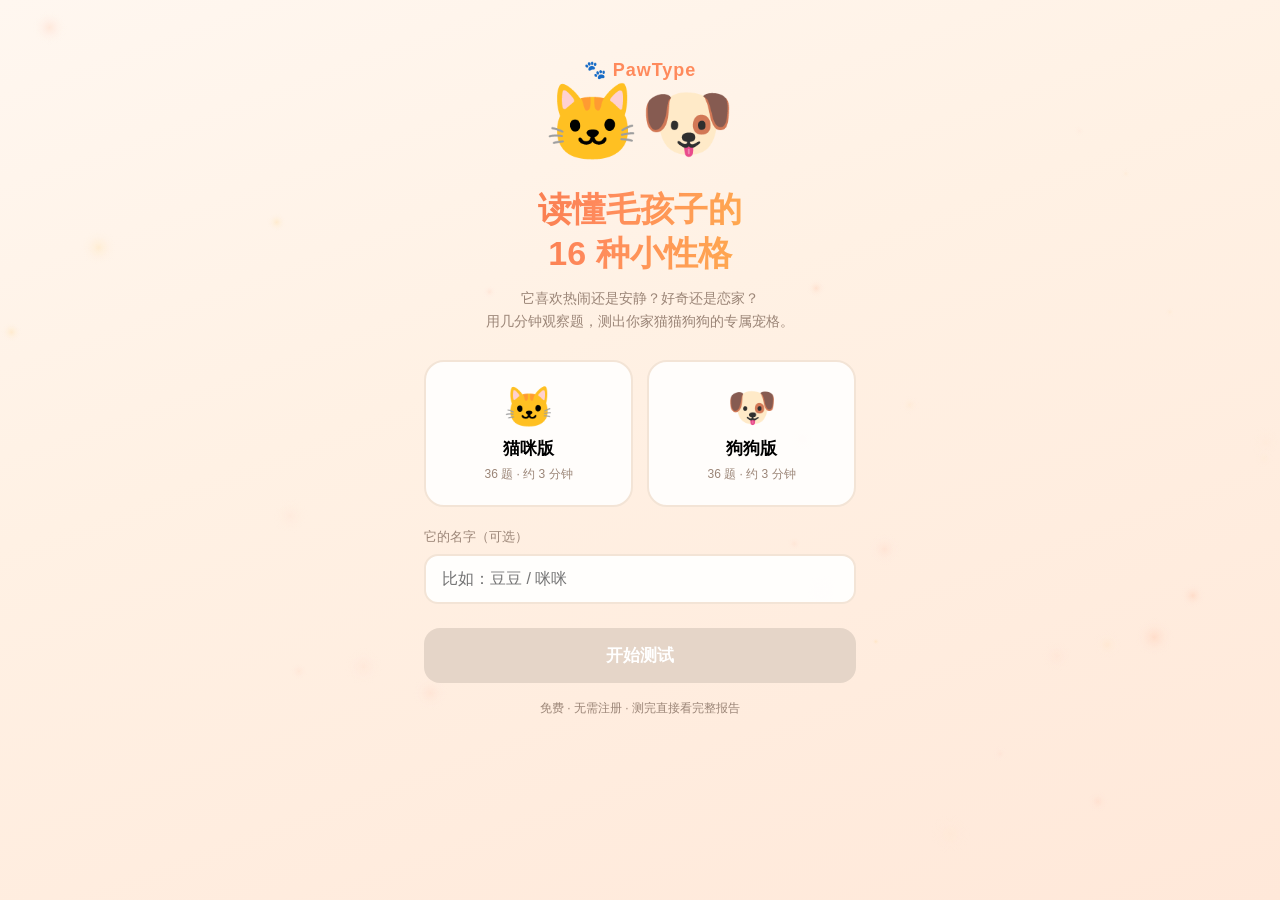
<file: index.html>
<!DOCTYPE html>
<html lang="zh-CN">
<head>
  <meta charset="UTF-8">
  <meta name="viewport" content="width=device-width, initial-scale=1.0, maximum-scale=1.0, user-scalable=no">
  <title>PawType 宠格测试 · 读懂你的毛孩子</title>
  <meta name="description" content="免费宠物性格测试，猫狗各36道观察题，测出16种宠格，读懂你家毛孩子的小世界。">
  <link rel="stylesheet" href="style.css">
</head>
<body>
  <canvas id="bg-canvas"></canvas>
  <canvas id="celeb-canvas"></canvas>

  <!-- ============ 首页 ============ -->
  <div id="screen-home" class="screen active">
    <div class="home-wrap">
      <div class="logo">🐾 PawType</div>
      <div class="home-pet-3d">🐱🐶</div>
      <h1 class="home-title">读懂毛孩子的<br>16 种小性格</h1>
      <p class="home-sub">它喜欢热闹还是安静？好奇还是恋家？<br>用几分钟观察题，测出你家猫猫狗狗的专属宠格。</p>

      <div class="species-select">
        <button class="species-btn" data-species="cat">
          <span class="species-emoji">🐱</span>
          <span class="species-name">猫咪版</span>
          <span class="species-note">36 题 · 约 3 分钟</span>
        </button>
        <button class="species-btn" data-species="dog">
          <span class="species-emoji">🐶</span>
          <span class="species-name">狗狗版</span>
          <span class="species-note">36 题 · 约 3 分钟</span>
        </button>
      </div>

      <div class="pet-name-box">
        <label for="pet-name">它的名字（可选）</label>
        <input id="pet-name" type="text" maxlength="12" placeholder="比如：豆豆 / 咪咪">
      </div>

      <button id="btn-start" class="primary-btn" disabled>开始测试</button>
      <p class="home-tip">免费 · 无需注册 · 测完直接看完整报告</p>
    </div>
  </div>

  <!-- ============ 答题页 ============ -->
  <div id="screen-quiz" class="screen">
    <div class="quiz-top">
      <button id="btn-back" class="back-btn">‹</button>
      <div class="progress-bar"><div id="progress-fill" class="progress-fill"></div></div>
      <span id="progress-text" class="progress-text">1/36</span>
    </div>
    <div id="quiz-body" class="quiz-body"></div>
  </div>

  <!-- ============ 结果页 ============ -->
  <div id="screen-result" class="screen">
    <div class="result-wrap" id="result-wrap"></div>
  </div>

  <script src="types.js"></script>
  <script src="questions.js"></script>
  <script src="config.js"></script>
  <script src="fx.js"></script>
  <script src="app.js"></script>
</body>
</html>
</file>
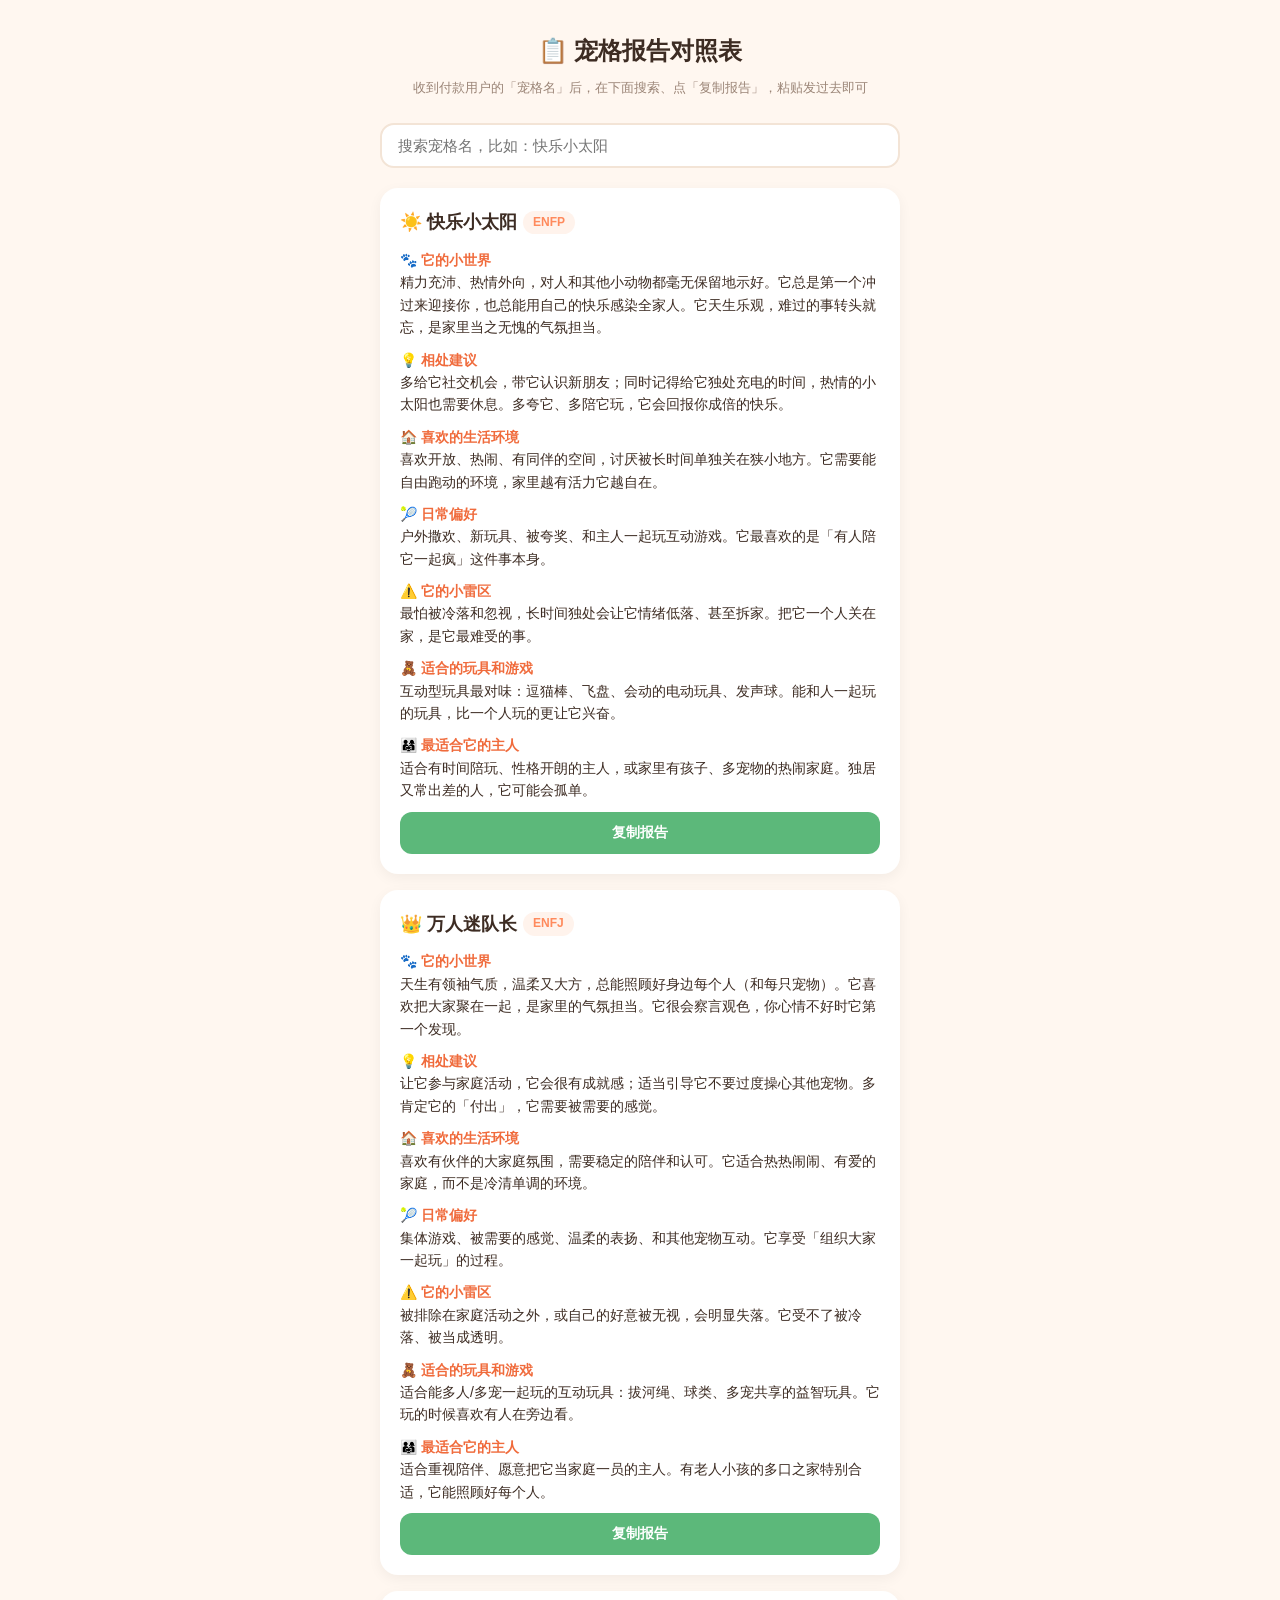
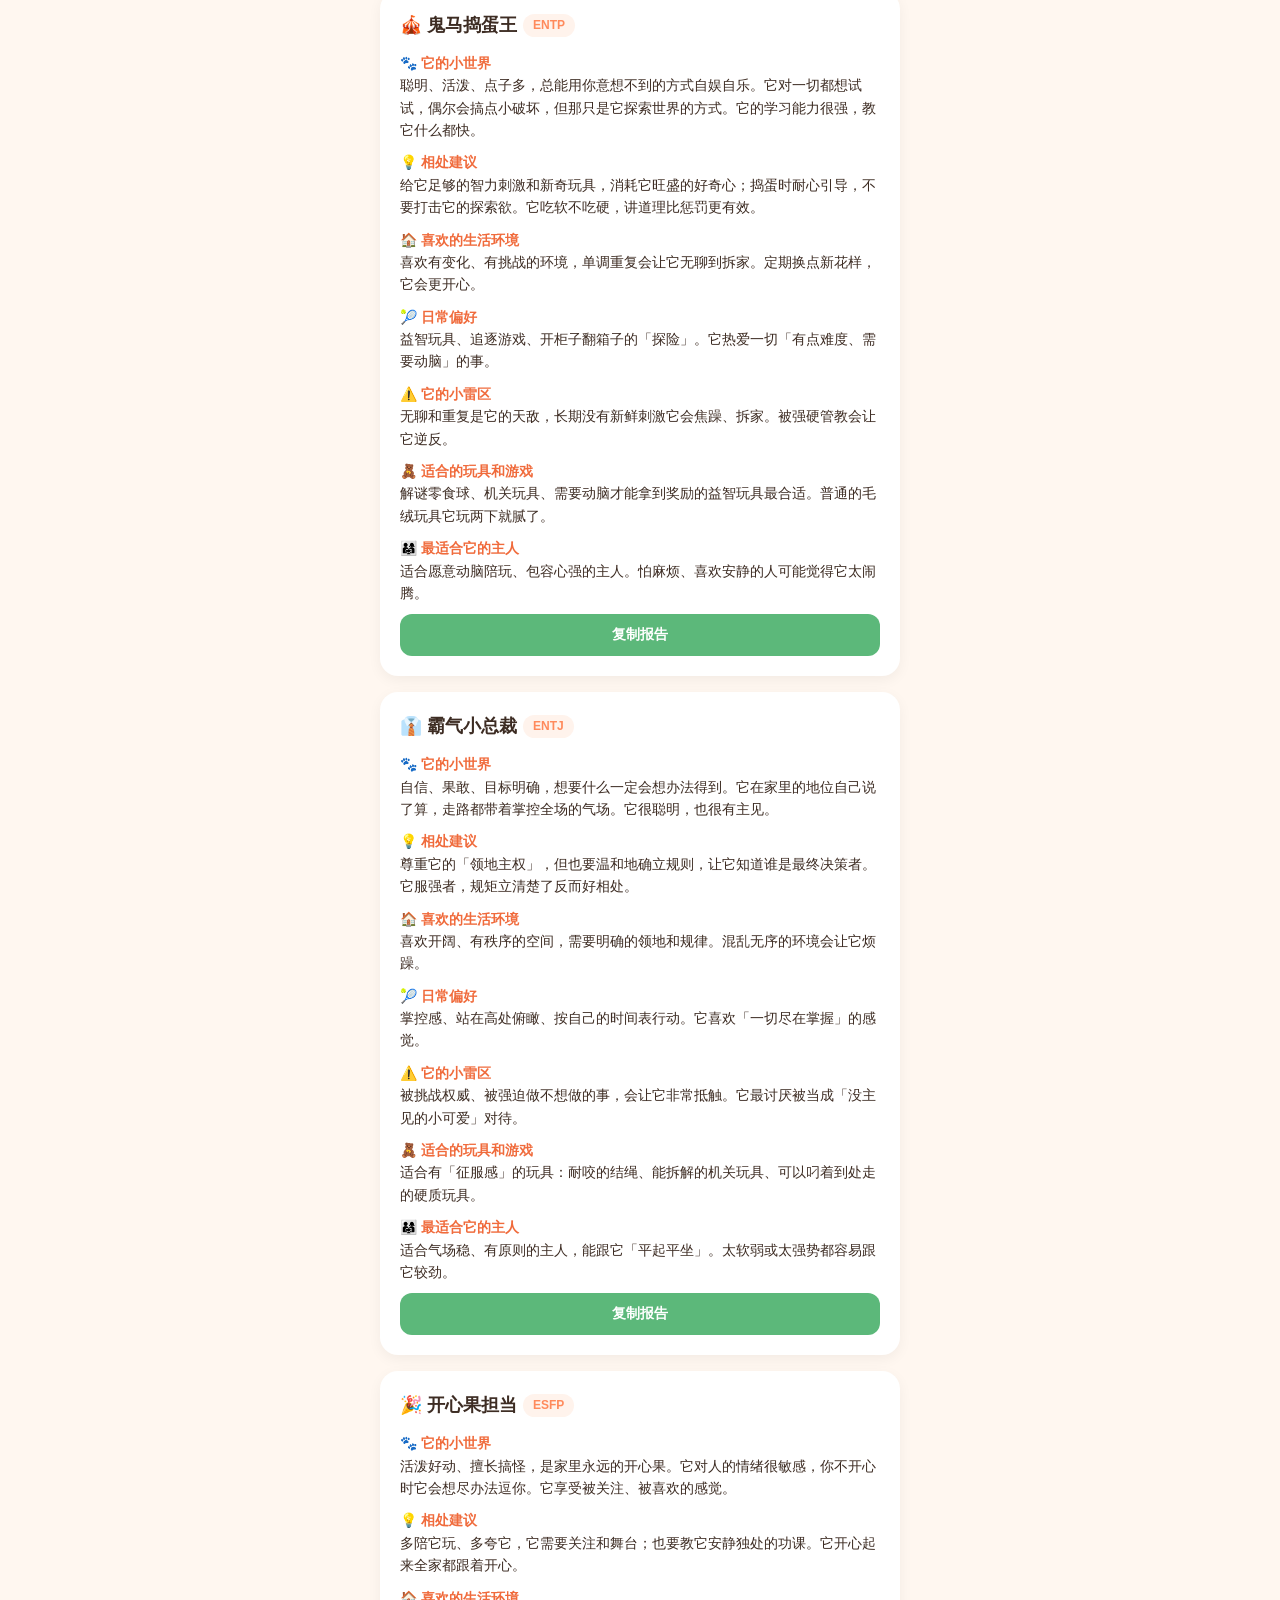
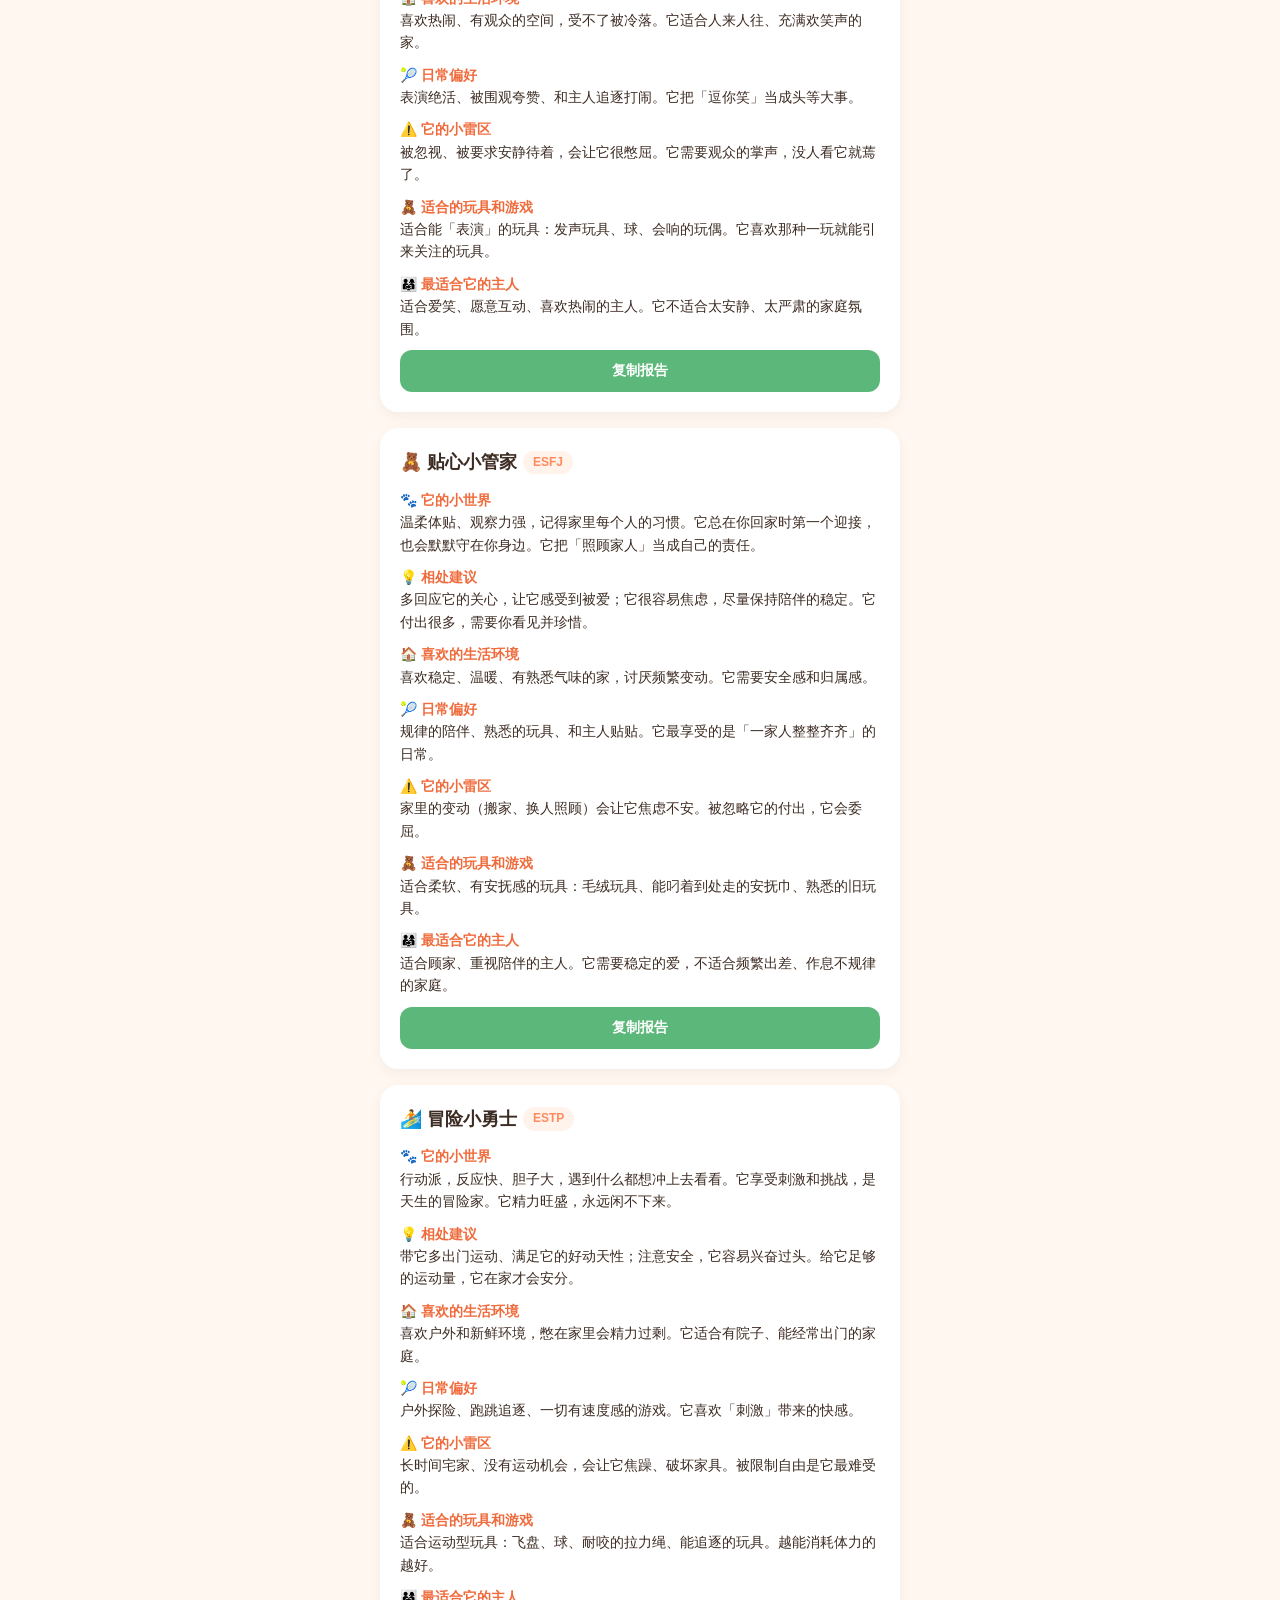
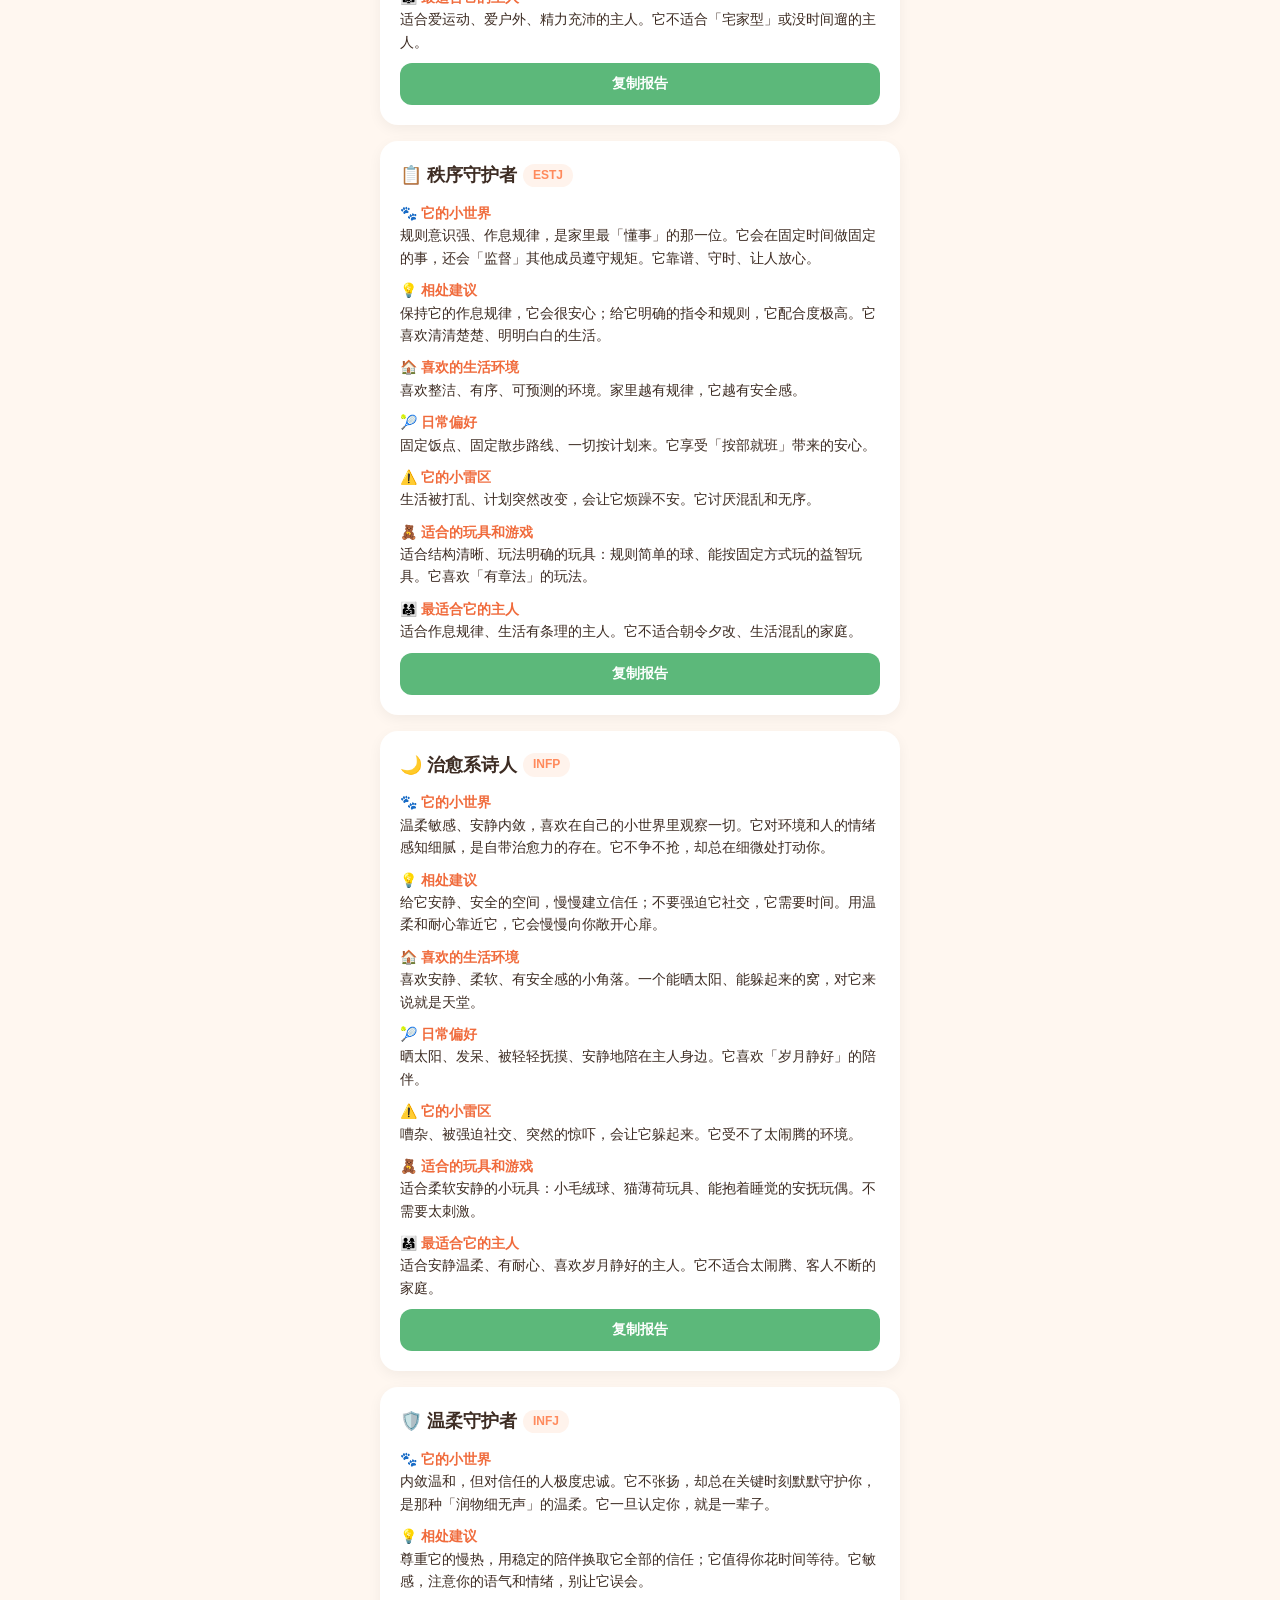
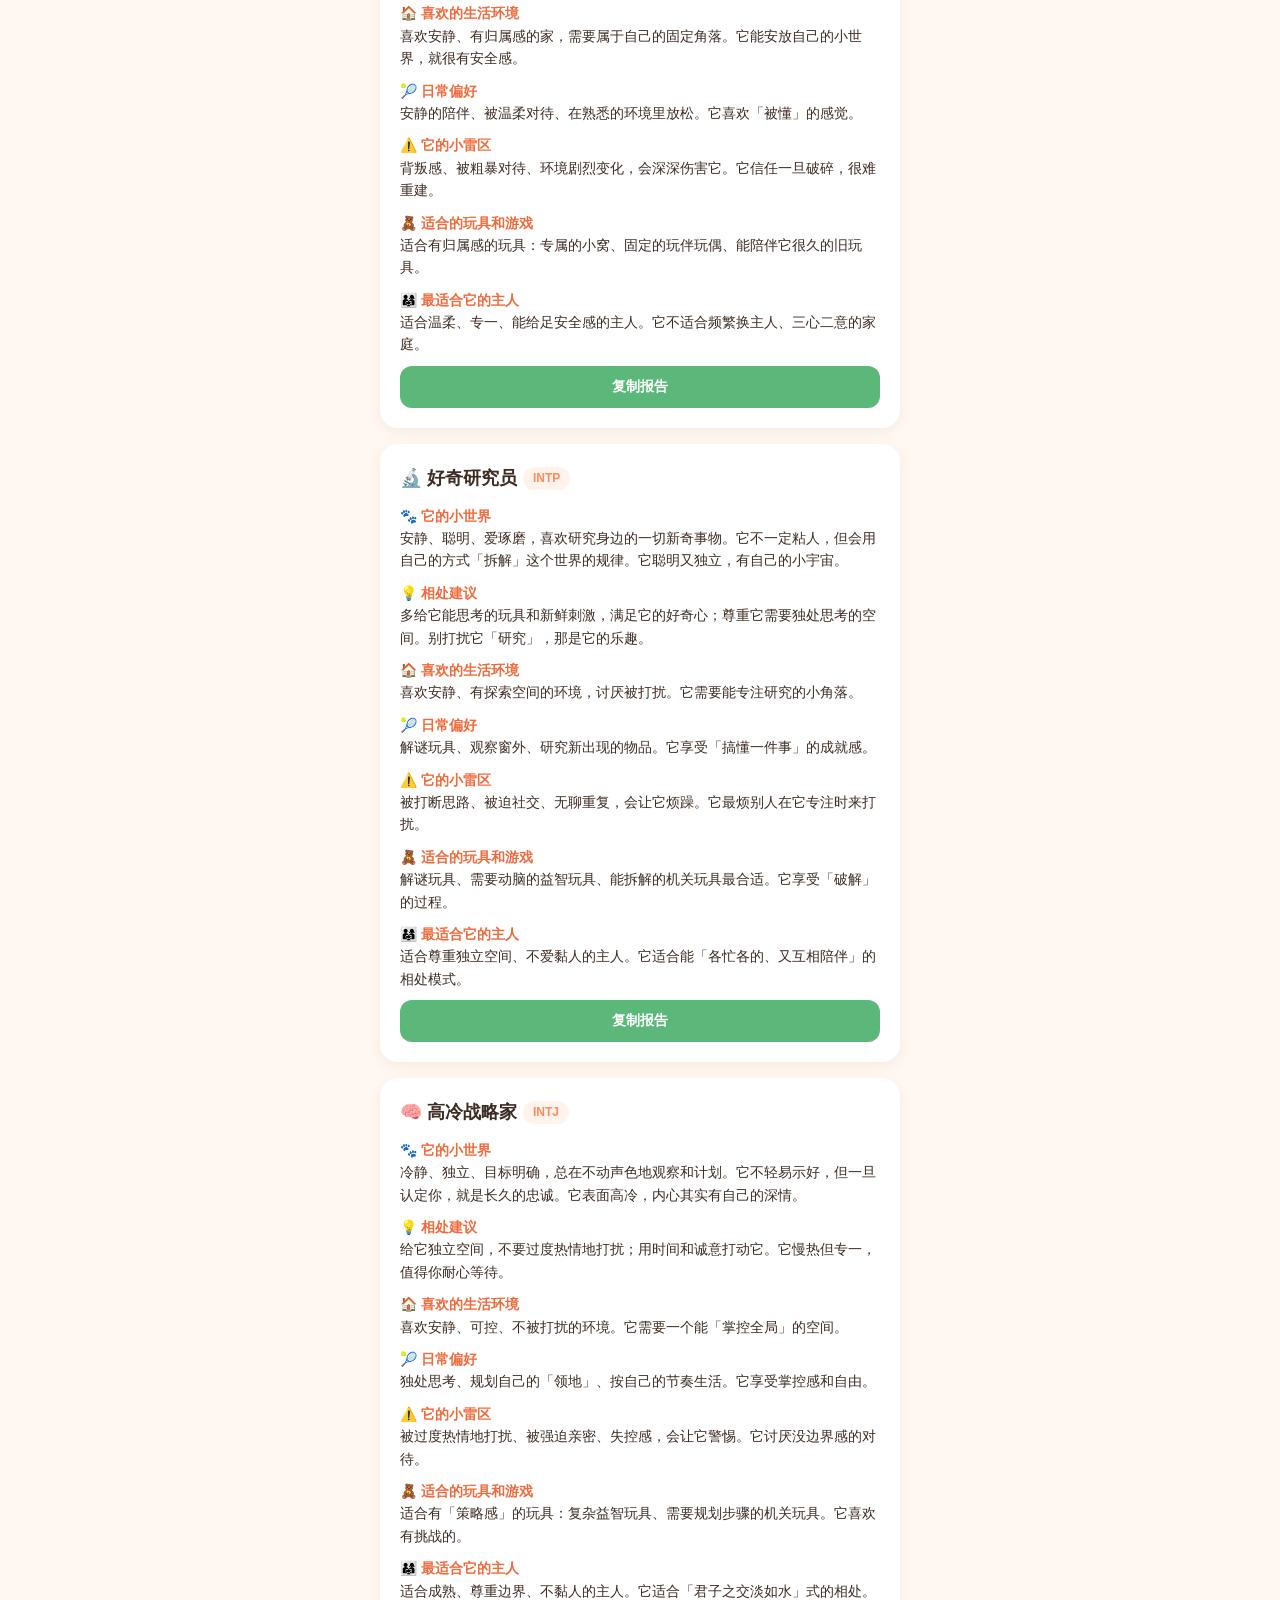
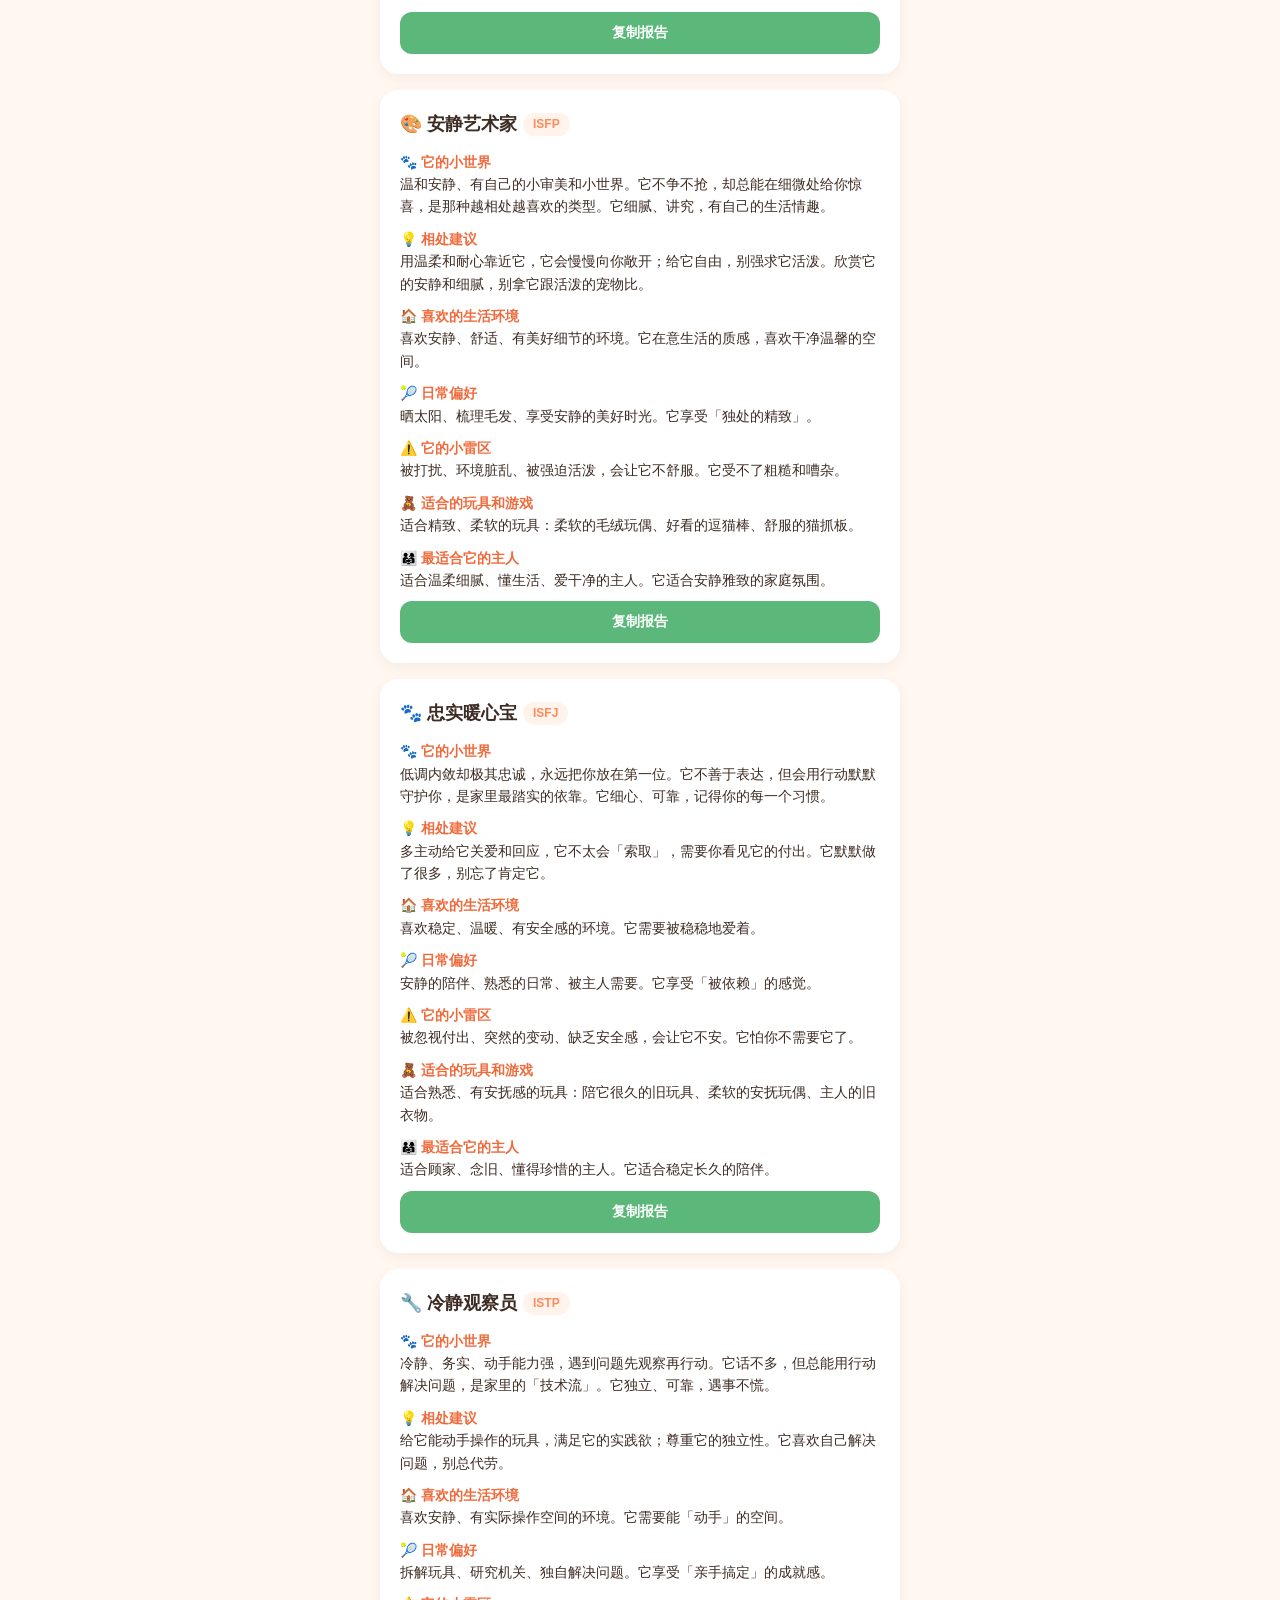
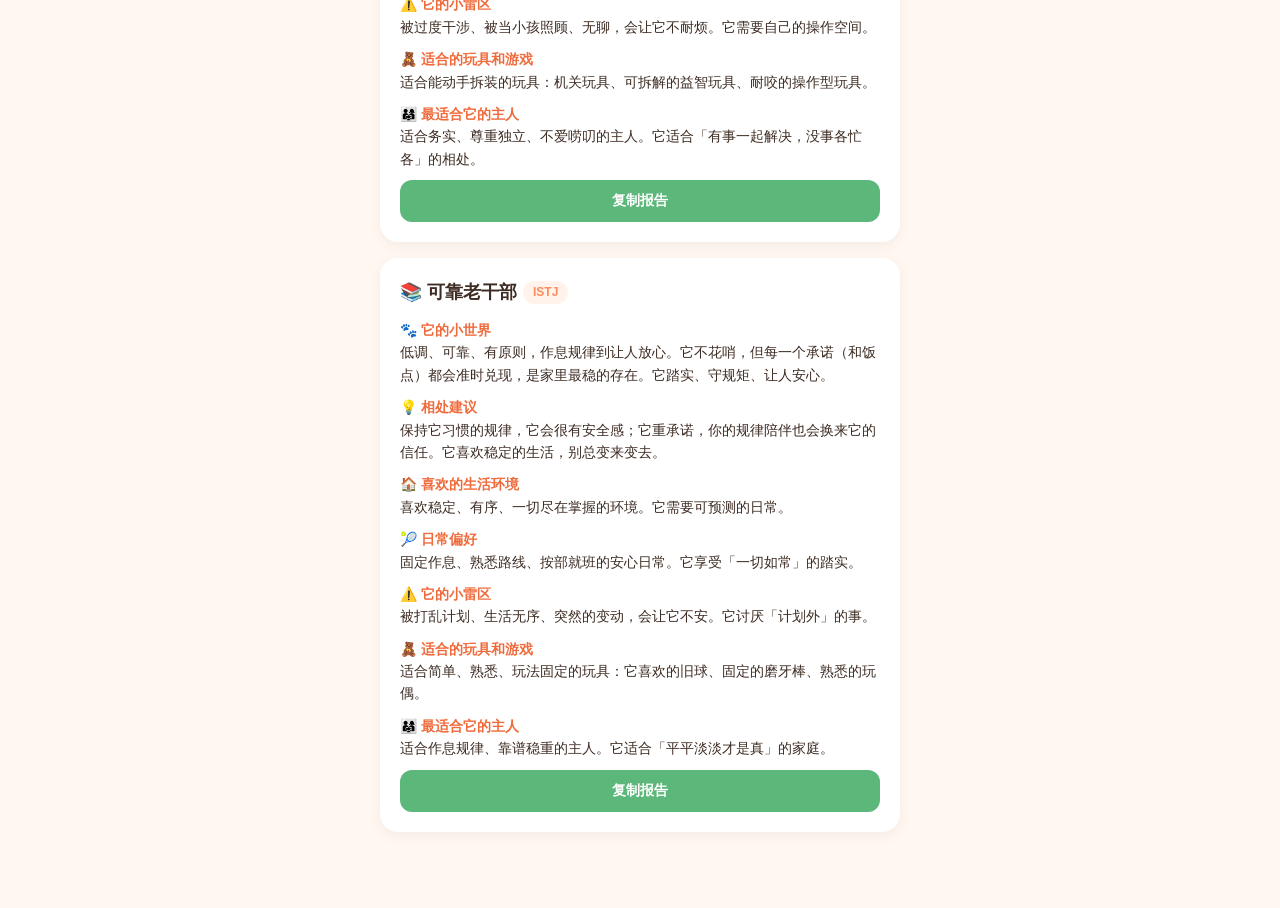
<file: report-table.html>
<!DOCTYPE html>
<html lang="zh-CN">
<head>
  <meta charset="UTF-8">
  <meta name="viewport" content="width=device-width, initial-scale=1.0, maximum-scale=1.0, user-scalable=no">
  <title>报告对照表（运营用）</title>
  <style>
    :root { --bg:#FFF7F0; --card:#FFFFFF; --primary:#FF8A5C; --primary-dark:#F06B3C; --text:#3D2C23; --text-light:#9B8577; --border:#F3E4D6; --green:#5CB87A; }
    * { margin:0; padding:0; box-sizing:border-box; -webkit-tap-highlight-color:transparent; }
    body { font-family:-apple-system,"PingFang SC","Microsoft YaHei",sans-serif; background:var(--bg); color:var(--text); min-height:100vh; line-height:1.6; }
    .admin-wrap { max-width:560px; margin:0 auto; padding:32px 20px 60px; }
    h1 { font-size:24px; text-align:center; margin-bottom:8px; }
    .tip { text-align:center; font-size:13px; color:var(--text-light); margin-bottom:24px; }
    .search { width:100%; padding:12px 16px; border:2px solid var(--border); border-radius:14px; font-size:15px; outline:none; margin-bottom:20px; background:#fff; }
    .search:focus { border-color:var(--primary); }
    .report-card { background:var(--card); border-radius:18px; padding:20px; margin-bottom:16px; box-shadow:0 4px 14px rgba(0,0,0,0.05); }
    .rc-head { font-size:18px; font-weight:800; margin-bottom:12px; display:flex; align-items:center; gap:6px; }
    .rc-head span { font-size:12px; color:var(--primary); background:#FFF3EC; padding:2px 10px; border-radius:12px; font-weight:700; }
    .rc-body p { font-size:14px; margin-bottom:10px; }
    .rc-body b { color:var(--primary-dark); }
    .copy-btn { width:100%; padding:12px; border:none; border-radius:12px; font-size:14px; font-weight:700; cursor:pointer; background:var(--green); color:#fff; }
    .copy-btn:active { transform:scale(.98); }
    .copy-btn.done { background:#9B8577; }
  </style>
</head>
<body>
  <div class="admin-wrap">
    <h1>📋 宠格报告对照表</h1>
    <p class="tip">收到付款用户的「宠格名」后，在下面搜索、点「复制报告」，粘贴发过去即可</p>
    <input class="search" id="search" type="text" placeholder="搜索宠格名，比如：快乐小太阳">
    <div id="type-list"></div>
  </div>

  <script src="types.js"></script>
  <script>
    const list = document.getElementById('type-list');
    const search = document.getElementById('search');

    function buildReport(t) {
      return `【${t.name} ${t.emoji}】完整报告\n\n🐾 它的小世界\n${t.desc}\n\n💡 相处建议\n${t.advice}\n\n🏠 喜欢的生活环境\n${t.environment}\n\n🎾 日常偏好\n${t.preference}\n\n⚠️ 它的小雷区\n${t.dislike}\n\n🧸 适合的玩具和游戏\n${t.toys}\n\n👨‍👩‍👧 最适合它的主人\n${t.owner}`;
    }

    function render(filter) {
      const kw = (filter || '').trim();
      list.innerHTML = '';
      Object.keys(TYPES).forEach(code => {
        const t = TYPES[code];
        if (kw && !(t.name.includes(kw) || code.includes(kw.toUpperCase()))) return;
        const card = document.createElement('div');
        card.className = 'report-card';
        card.innerHTML = `
          <div class="rc-head">${t.emoji} ${t.name} <span>${code}</span></div>
          <div class="rc-body">
            <p><b>🐾 它的小世界</b><br>${t.desc}</p>
            <p><b>💡 相处建议</b><br>${t.advice}</p>
            <p><b>🏠 喜欢的生活环境</b><br>${t.environment}</p>
            <p><b>🎾 日常偏好</b><br>${t.preference}</p>
            <p><b>⚠️ 它的小雷区</b><br>${t.dislike}</p>
            <p><b>🧸 适合的玩具和游戏</b><br>${t.toys}</p>
            <p><b>👨‍👩‍👧 最适合它的主人</b><br>${t.owner}</p>
          </div>
          <button class="copy-btn" data-code="${code}">复制报告</button>`;
        list.appendChild(card);
      });

      list.querySelectorAll('.copy-btn').forEach(btn => {
        btn.addEventListener('click', () => {
          const text = buildReport(TYPES[btn.dataset.code]);
          const done = () => { btn.textContent = '✓ 已复制'; btn.classList.add('done'); setTimeout(() => { btn.textContent = '复制报告'; btn.classList.remove('done'); }, 1500); };
          if (navigator.clipboard && navigator.clipboard.writeText) {
            navigator.clipboard.writeText(text).then(done);
          } else {
            const ta = document.createElement('textarea');
            ta.value = text; document.body.appendChild(ta); ta.select();
            document.execCommand('copy'); document.body.removeChild(ta); done();
          }
        });
      });
    }

    render();
    search.addEventListener('input', e => render(e.target.value));
  </script>
</body>
</html>
</file>
<file: style.css>
:root {
  --bg: #FFF7F0;
  --card: #FFFFFF;
  --primary: #FF8A5C;
  --primary-dark: #F06B3C;
  --accent: #FFC145;
  --text: #3D2C23;
  --text-light: #9B8577;
  --border: #F3E4D6;
  --green: #5CB87A;
  --purple: #B9A0E0;
  --shadow: 0 8px 24px rgba(255, 138, 92, 0.12);
  --shadow-lg: 0 16px 40px rgba(255, 138, 92, 0.22);
}

* { margin: 0; padding: 0; box-sizing: border-box; -webkit-tap-highlight-color: transparent; }

body {
  font-family: -apple-system, "PingFang SC", "Microsoft YaHei", sans-serif;
  background: linear-gradient(160deg, #FFF7F0 0%, #FFF1E4 40%, #FFE8D9 100%);
  background-attachment: fixed;
  color: var(--text);
  min-height: 100vh;
  line-height: 1.6;
  overflow-x: hidden;
}

/* 全局背景粒子 + 庆祝画布 */
#bg-canvas { position: fixed; inset: 0; z-index: 0; pointer-events: none; }
#celeb-canvas { position: fixed; inset: 0; z-index: 400; pointer-events: none; }

.screen { display: none; min-height: 100vh; position: relative; z-index: 1; animation: fadeIn .4s ease; }
.screen.active { display: block; }
@keyframes fadeIn { from { opacity: 0; transform: translateY(10px); } to { opacity: 1; transform: none; } }
@keyframes fadeInUp { from { opacity: 0; transform: translateY(16px); } to { opacity: 1; transform: none; } }
@keyframes floaty { 0%,100% { transform: translateY(0) rotateY(0) rotateX(0); } 50% { transform: translateY(-12px) rotateY(8deg) rotateX(-4deg); } }
@keyframes pulseGlow { 0%,100% { box-shadow: 0 6px 18px rgba(255,138,92,.35); } 50% { box-shadow: 0 6px 30px rgba(255,138,92,.6); } }
@keyframes shimmer { 0% { background-position: -200% center; } 100% { background-position: 200% center; } }
@keyframes spin3d { 0% { transform: rotateY(0deg); } 100% { transform: rotateY(360deg); } }

/* ============ 首页 ============ */
.home-wrap { max-width: 480px; margin: 0 auto; padding: 56px 24px 40px; text-align: center; }
.logo { font-size: 18px; font-weight: 700; color: var(--primary); letter-spacing: 1px; }
.home-title {
  font-size: 34px; font-weight: 800; margin: 20px 0 12px; line-height: 1.3;
  background: linear-gradient(100deg, #F06B3C, #FF8A5C 40%, #FFC145);
  -webkit-background-clip: text; background-clip: text;
  -webkit-text-fill-color: transparent; color: transparent;
}
.home-sub { font-size: 14px; color: var(--text-light); margin-bottom: 28px; }

.home-pet-3d { font-size: 76px; line-height: 1; margin-bottom: 6px; perspective: 400px; display: inline-block; animation: floaty 4s ease-in-out infinite; }

.species-select { display: flex; gap: 14px; margin-bottom: 20px; }
.species-btn {
  flex: 1; background: rgba(255,255,255,.85); border: 2px solid var(--border); border-radius: 20px;
  padding: 22px 12px; cursor: pointer; transition: transform .25s cubic-bezier(.34,1.56,.64,1), box-shadow .25s, border-color .25s;
  display: flex; flex-direction: column; align-items: center; gap: 6px;
  transform-style: preserve-3d;
}
.species-btn:hover { transform: translateY(-4px) scale(1.02); box-shadow: var(--shadow); }
.species-btn.selected { border-color: var(--primary); background: #FFF3EC; box-shadow: var(--shadow-lg); transform: translateY(-3px) scale(1.03); }
.species-emoji { font-size: 40px; transition: transform .3s; }
.species-btn:hover .species-emoji { transform: scale(1.18) rotate(-6deg); }
.species-name { font-size: 17px; font-weight: 700; }
.species-note { font-size: 12px; color: var(--text-light); }

.pet-name-box { text-align: left; margin-bottom: 24px; }
.pet-name-box label { font-size: 13px; color: var(--text-light); display: block; margin-bottom: 6px; }
.pet-name-box input {
  width: 100%; padding: 14px 16px; border: 2px solid var(--border); border-radius: 14px;
  font-size: 16px; outline: none; background: rgba(255,255,255,.9); transition: border .2s, box-shadow .2s;
}
.pet-name-box input:focus { border-color: var(--primary); box-shadow: 0 0 0 4px rgba(255,138,92,.12); }

.primary-btn {
  width: 100%; padding: 16px; border: none; border-radius: 16px; font-size: 17px; font-weight: 700;
  background: linear-gradient(100deg, #FF8A5C, #F06B3C); color: #fff; cursor: pointer; transition: transform .2s, filter .2s;
  animation: pulseGlow 2.4s ease-in-out infinite;
}
.primary-btn:disabled { background: #E5D5C8; box-shadow: none; cursor: not-allowed; animation: none; }
.primary-btn:not(:disabled):active { transform: scale(.97) translateY(1px); }
.home-tip { font-size: 12px; color: var(--text-light); margin-top: 16px; }

/* ============ 答题页 ============ */
.quiz-top {
  position: sticky; top: 0; background: rgba(255,247,240,.9); backdrop-filter: blur(10px);
  padding: 14px 16px; display: flex; align-items: center; gap: 12px; z-index: 10;
}
.back-btn { font-size: 28px; background: none; border: none; color: var(--text); cursor: pointer; width: 36px; line-height: 1; transition: transform .2s; }
.back-btn:active { transform: scale(.85); }
.progress-bar { flex: 1; height: 8px; background: var(--border); border-radius: 8px; overflow: hidden; }
.progress-fill {
  height: 100%; border-radius: 8px; transition: width .25s;
  background: linear-gradient(90deg, var(--accent), var(--primary), #FF6B9D);
  background-size: 200% 100%; animation: shimmer 2s linear infinite;
}
.progress-text { font-size: 13px; color: var(--text-light); font-weight: 600; min-width: 40px; text-align: right; }

.quiz-body { max-width: 480px; margin: 0 auto; padding: 20px 24px 48px; }
.q-number { font-size: 13px; color: var(--primary); font-weight: 700; margin-bottom: 8px; animation: fadeInUp .3s ease; }
.q-text { font-size: 22px; font-weight: 700; line-height: 1.45; margin-bottom: 28px; animation: fadeInUp .35s ease; }

.option {
  display: block; width: 100%; text-align: left; background: rgba(255,255,255,.9); border: 2px solid var(--border);
  border-radius: 16px; padding: 16px 18px; margin-bottom: 12px; font-size: 16px; cursor: pointer;
  transition: transform .18s, border-color .18s, background .18s, box-shadow .18s;
  animation: fadeInUp .4s ease backwards;
  box-shadow: 0 2px 8px rgba(0,0,0,.03);
}
.option:nth-child(2) { animation-delay: .05s; }
.option:nth-child(3) { animation-delay: .1s; }
.option:nth-child(4) { animation-delay: .15s; }
.option:nth-child(5) { animation-delay: .2s; }
.option:active { transform: translateY(2px) scale(.98); box-shadow: 0 1px 3px rgba(0,0,0,.05); }
.option.selected {
  border-color: var(--primary); background: linear-gradient(100deg, #FFF3EC, #FFE8D9);
  box-shadow: 0 6px 18px rgba(255,138,92,.28); transform: translateY(-1px);
}

/* ============ 结果页 ============ */
.result-wrap { max-width: 480px; margin: 0 auto; padding: 40px 24px 60px; }
.result-card {
  background: rgba(255,255,255,.92); border-radius: 28px; padding: 32px 24px;
  box-shadow: var(--shadow-lg); text-align: center;
  backdrop-filter: blur(6px);
  animation: cardIn .6s cubic-bezier(.34,1.56,.64,1);
  transform-style: preserve-3d;
}
@keyframes cardIn { from { opacity: 0; transform: perspective(800px) rotateY(24deg) translateY(30px); } to { opacity: 1; transform: perspective(800px) rotateY(0) translateY(0); } }

.result-emoji { font-size: 80px; line-height: 1; display: inline-block; animation: floaty 3.6s ease-in-out infinite; perspective: 400px; }
.result-type { font-size: 30px; font-weight: 800; margin: 16px 0 6px; }
.result-tagline { font-size: 15px; color: var(--text-light); margin-bottom: 24px; }
.result-code {
  display: inline-block; font-size: 13px; font-weight: 700; color: var(--primary);
  background: linear-gradient(100deg, #FFF3EC, #FFE8D9); padding: 4px 14px; border-radius: 20px;
}

.dimension-chart { margin: 24px 0 0; text-align: left; }
.dim-row { display: flex; align-items: center; gap: 10px; margin-bottom: 14px; font-size: 13px; }
.dim-label { width: 64px; text-align: center; flex-shrink: 0; }
.dim-label b { display: block; font-size: 13px; }
.dim-bar { flex: 1; height: 12px; background: var(--border); border-radius: 8px; position: relative; overflow: hidden; }
.dim-bar-fill { position: absolute; height: 100%; border-radius: 8px; transition: width .8s cubic-bezier(.34,1.56,.64,1); }
.dim-bar-fill.left { left: 50%; background: linear-gradient(90deg, var(--primary), var(--accent)); box-shadow: 0 0 8px rgba(255,138,92,.5); }
.dim-bar-fill.right { right: 50%; background: linear-gradient(90deg, #B9A0E0, #8F7BD0); box-shadow: 0 0 8px rgba(185,160,224,.5); }

.paywall {
  background: linear-gradient(160deg, #FFF9F3, #FFEFE2); border: 2px dashed var(--accent);
  border-radius: 20px; padding: 24px 20px; margin-top: 24px; text-align: center;
  box-shadow: var(--shadow);
}
.paywall-title { font-size: 18px; font-weight: 800; margin-bottom: 6px; }
.paywall-desc { font-size: 13px; color: var(--text-light); margin-bottom: 16px; }
.price { font-size: 32px; font-weight: 800; color: var(--primary-dark); }
.price small { font-size: 15px; }

.pay-steps { text-align: left; margin: 16px 0; }
.pay-step { font-size: 14px; color: var(--text); margin-bottom: 8px; }
.pay-qrcode { width: 200px; height: 200px; object-fit: contain; margin: 8px auto; display: block; border-radius: 12px; background: #fff; }
.pay-wechat { font-size: 15px; margin: 12px 0; }
.pay-wechat b { color: var(--primary-dark); }
.btn-copy-wechat {
  padding: 12px 24px; border: none; border-radius: 14px; font-size: 14px; font-weight: 700; cursor: pointer;
  background: linear-gradient(100deg, #5CB87A, #4AA96C); color: #fff; box-shadow: 0 4px 14px rgba(92,184,122,.35);
  transition: transform .2s;
}
.btn-copy-wechat:active { transform: scale(.95); }

.unlocked-report { margin-top: 24px; text-align: left; }
.report-section {
  background: rgba(255,255,255,.92); border-radius: 18px; padding: 20px; margin-bottom: 16px;
  box-shadow: 0 4px 14px rgba(0,0,0,.04); transition: transform .2s, box-shadow .2s;
  animation: fadeInUp .4s ease backwards;
}
.report-section:hover { transform: translateY(-2px); box-shadow: 0 8px 20px rgba(0,0,0,.07); }
.report-section h3 { font-size: 16px; font-weight: 800; margin-bottom: 8px; color: var(--primary-dark); }
.report-section p { font-size: 15px; color: var(--text); }

.share-card {
  margin-top: 28px; background: rgba(255,255,255,.92); border-radius: 20px; padding: 20px;
  text-align: center; box-shadow: var(--shadow-lg);
}
.share-card .rc-emoji { font-size: 48px; display: inline-block; animation: floaty 3s ease-in-out infinite; }
.share-card .rc-name { font-size: 20px; font-weight: 800; margin: 8px 0; }
.share-card .rc-url { font-size: 12px; color: var(--text-light); margin-top: 8px; }
.share-actions { display: flex; gap: 10px; margin-top: 16px; }
.share-actions button { flex: 1; padding: 12px; border: none; border-radius: 14px; font-size: 14px; font-weight: 700; cursor: pointer; transition: transform .2s; }
.share-actions button:active { transform: scale(.95); }
.btn-share { background: var(--green); color: #fff; }
.btn-copy { background: var(--border); color: var(--text); }

.btn-ghost { background: none; border: none; color: var(--text-light); font-size: 14px; text-decoration: underline; cursor: pointer; margin-top: 20px; }

/* 支付弹窗 */
.modal-mask { position: fixed; inset: 0; background: rgba(0,0,0,0.5); display: none; align-items: center; justify-content: center; z-index: 100; padding: 24px; backdrop-filter: blur(3px); }
.modal-mask.show { display: flex; }
.modal {
  background: var(--card); border-radius: 24px; padding: 28px 24px; max-width: 360px; width: 100%; text-align: center;
  animation: cardIn .4s cubic-bezier(.34,1.56,.64,1);
}
.modal h3 { font-size: 20px; font-weight: 800; margin-bottom: 8px; }
.modal .qr-box { margin: 16px auto; width: 240px; border-radius: 16px; }
.modal .qr-box img { width: 100%; height: auto; border-radius: 16px; display: block; box-shadow: 0 4px 16px rgba(0,0,0,.1); }
.modal .pay-tip { font-size: 13px; color: var(--text-light); }
.modal-close { margin-top: 16px; background: none; border: none; color: var(--text-light); cursor: pointer; font-size: 14px; }
</file>
